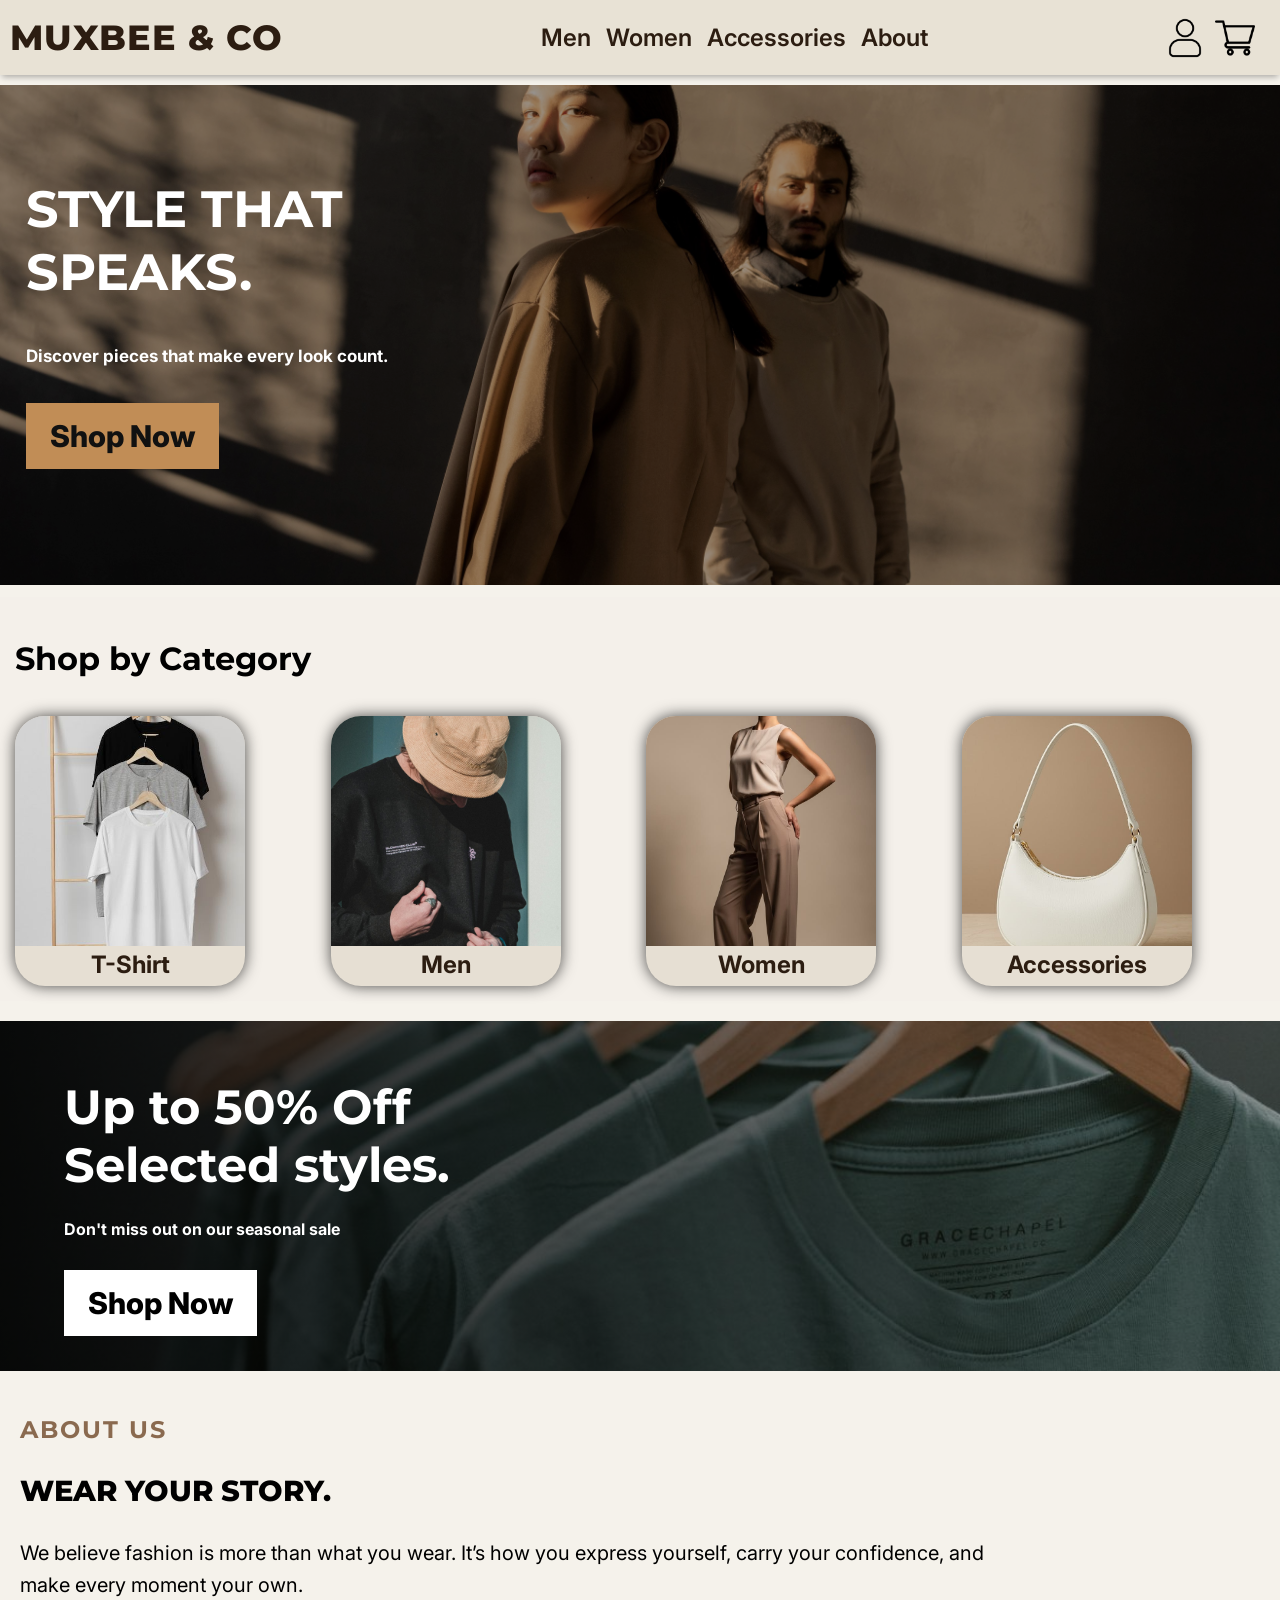
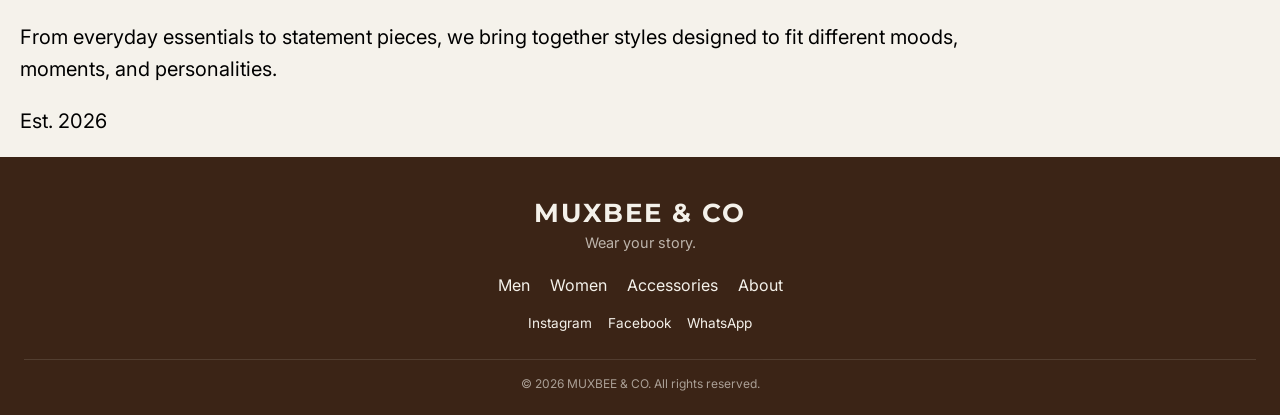
<file: index.html>
<!DOCTYPE html>
<html lang="en">
  <head>
    <meta charset="UTF-8">
    <meta name="viewport" content="width=device-width, initial-scale=1.0">
    
    <!-- Inter -->
    <link rel="preconnect" href="https://fonts.googleapis.com">
    <link rel="preconnect" href="https://fonts.gstatic.com" crossorigin>
    <link href="https://fonts.googleapis.com/css2?family=Inter:wght@100..900&display=swap" rel="stylesheet">
    
    <!-- Montserrat -->
    <link href="https://fonts.googleapis.com/css2?family=Montserrat:wght@400;500;600;700;800;900&display=swap" rel="stylesheet">
    
    <title>Muxbee</title>
    
    <link rel="stylesheet" href="style.css">
  </head>
  <body>
    <header>
      <div><a href="index.html" class="logo">MUXBEE & CO</a></div>
      <div>
        <nav id="nav">
          <ul>
            <li><a href="men.html">Men</a></li>
            <li><a href="women.html">Women</a></li>
            <li><a href="accessories.html">Accessories</a></li>
            <li><a href="about">About</a></li>
            <li><a href="cart.html">Cart <span class="cart-badge" id="menu-badge">0</span></a></li>
          </ul>
        </nav>
      </div>
      <div>
        <img src="15753894.png" alt="profile">
        <img src="1170678.png" alt="add-to-cart">
      </div>
      <button class="hamburger" onclick="menu()">☰</button>
    </header>
    <main>
      <section class="hero">
        <div>
          <h1>STYLE THAT <br> SPEAKS.</h1>
          <p>Discover pieces that make every look count.</p>
          <a href="men.html" class="cta">Shop Now</a>
        </div>
      </section>
      
      <section class="shop-by-category">
        <h2>Shop by Category</h2>
        <div class="card">
          <img src="image/t-shi.jpeg">
          <a href="men.html">T-Shirt</a>
        </div>
        
        <div class="card">
          <img src="image/men.jpeg">
          <a href="men.html">Men</a>
        </div>
        
        <div class="card">
          <img src="image/women.jpg">
          <a href="women.html">Women</a>
        </div>
        
        <div class="card">
          <img src="image/accessories.jpg">
          <a href="accessories.html">Accessories</a>
        </div>
      </section>
      <section class="discount-hero">
        <div>
          <h2>Up to 50% Off <br> Selected styles.</h2> 
          <p>Don't miss out on our seasonal sale</p>
          <a href="men.html" class="dis">Shop Now</a>
        </div>
      </section>
      <section id="about" class="about-us">
        <h3>ABOUT US</h3>
        <h3>WEAR YOUR STORY.</h3>
        <p>We believe fashion is more than what you wear. It’s how you express yourself, carry your confidence, and make every moment your own.</p>
        <p>From everyday essentials to statement pieces, we bring together styles designed to fit different moods, moments, and personalities.</p>
        <p>Est. 2026</p>
      </section>
    </main>
    <footer class="footer">
      <h2 class="footer-logo">MUXBEE & CO</h2>
      <p class="footer-tagline">Wear your story.</p>
      
      <ul class="footer-links">
        <li><a href="Men.html">Men</a></li>
        <li><a href="women.html">Women</a></li>
        <li><a href="accessories.html">Accessories</a></li>
        <li><a href="#about">About</a></li>
      </ul>
      
      <div class="footer-social">
        <a href="#">Instagram</a>
        <a href="#">Facebook</a>
        <a href="#">WhatsApp</a>
      </div>
      
      <p class="footer-copy">© 2026 MUXBEE & CO. All rights reserved.</p>
    </footer>
    <script src="scripts/menu.js"></script>
    <script type="module" src="scripts/style.js"></script>
  </body>
</html>
</file>
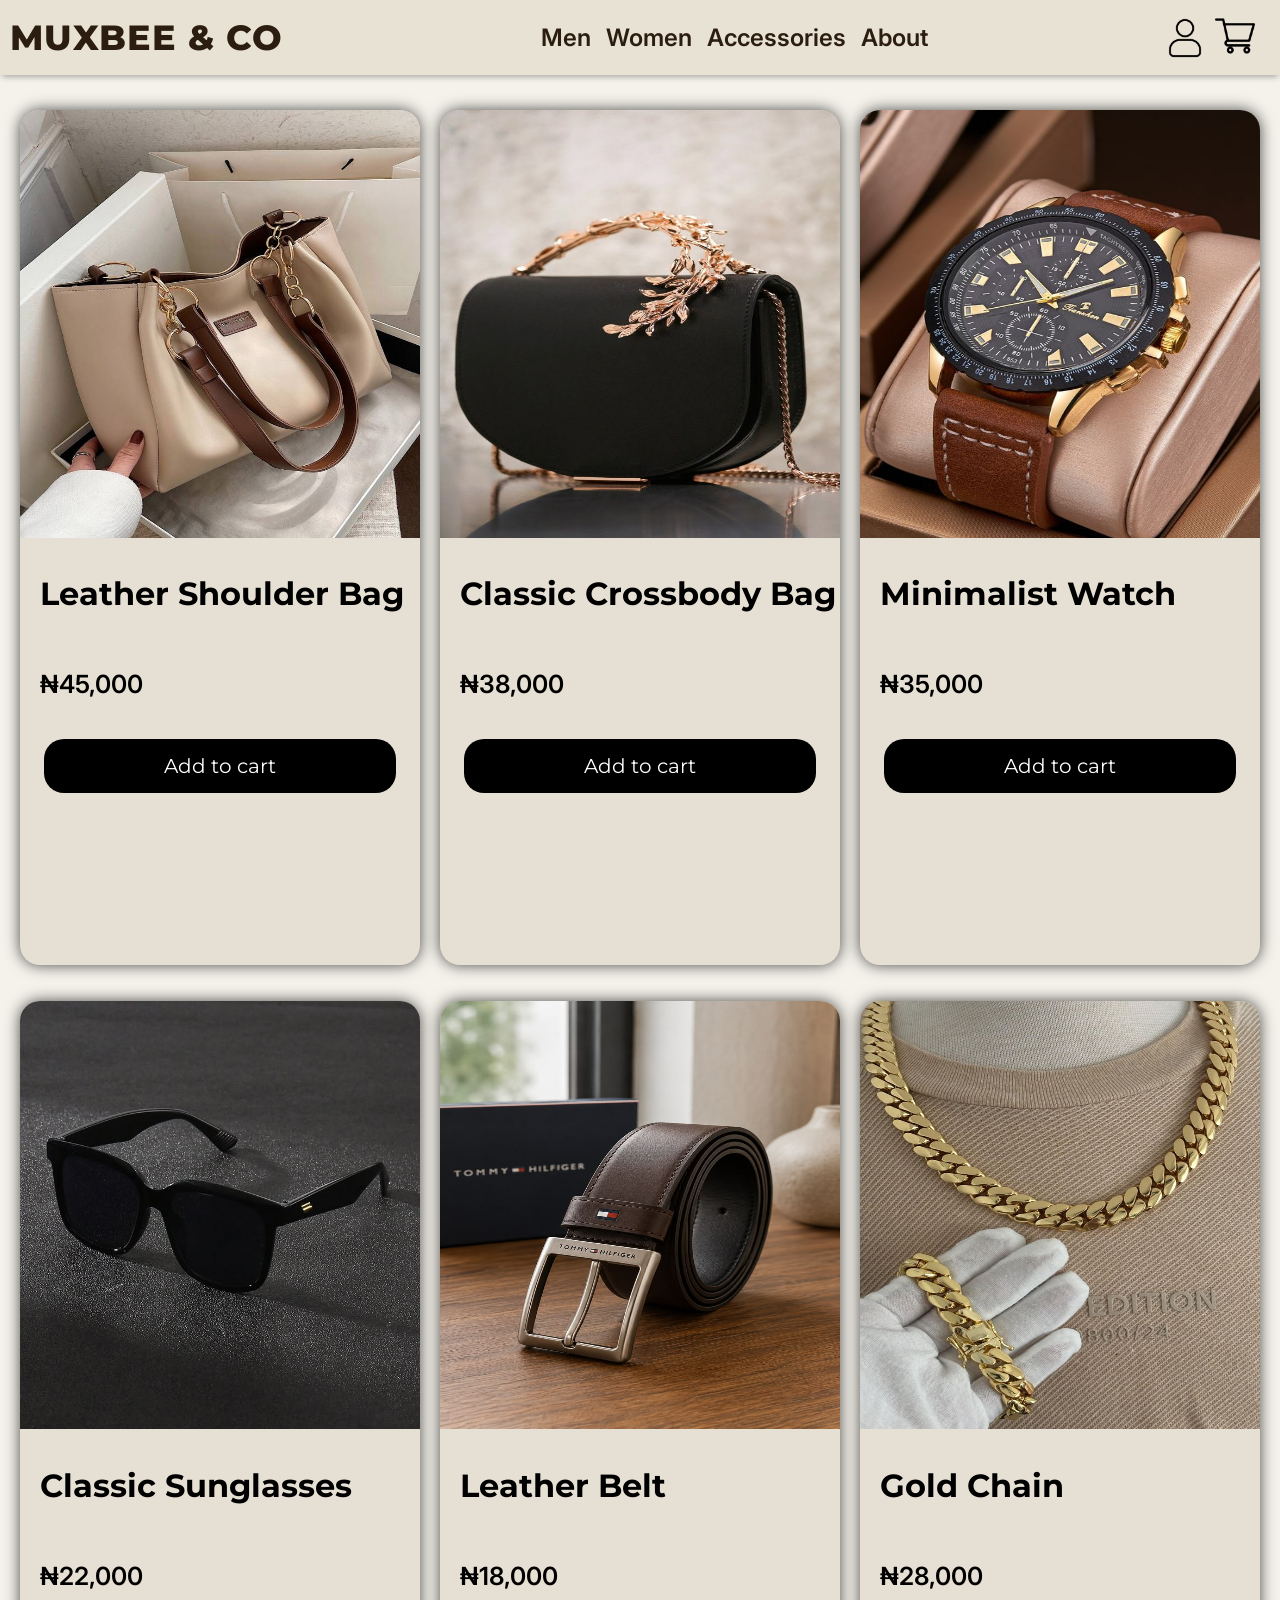
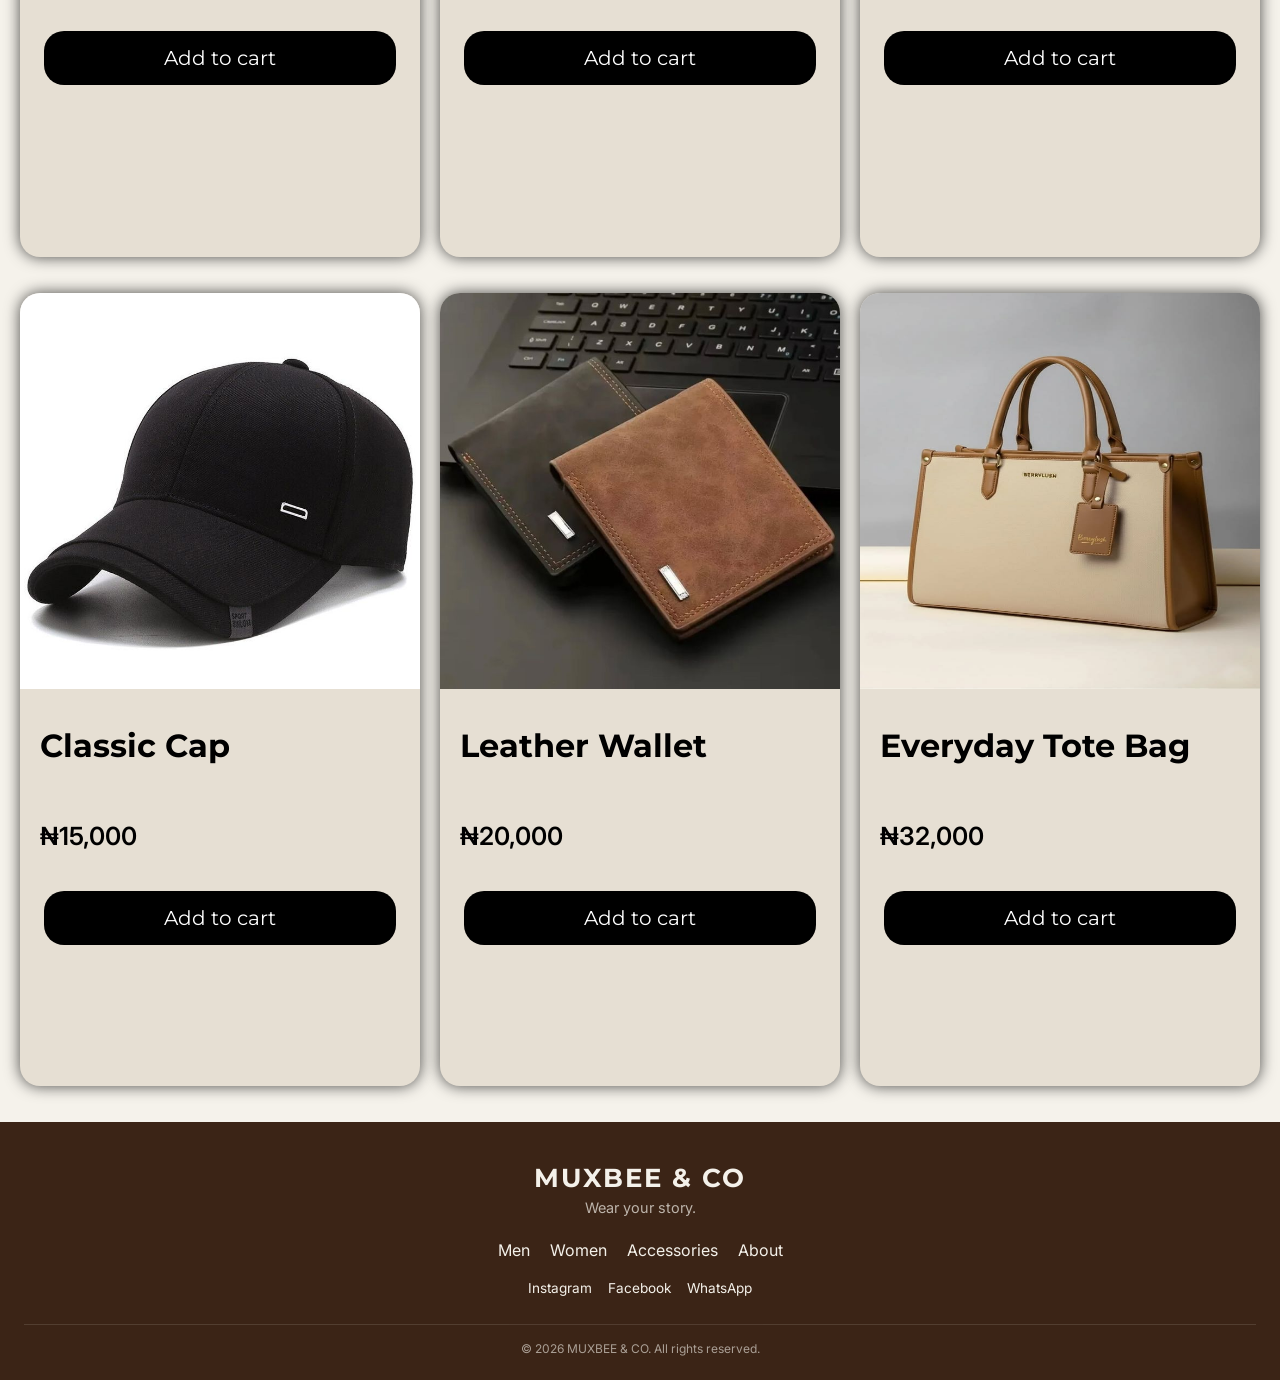
<file: accessories.html>
<!DOCTYPE html>
<html lang="en">
  <head>
    <meta charset="UTF-8">

    <meta name="viewport" content="width=device-width, initial-scale=1.0">
    <!-- Inter -->
    <link rel="preconnect" href="https://fonts.googleapis.com">
    <link rel="preconnect" href="https://fonts.gstatic.com" crossorigin>
    <link href="https://fonts.googleapis.com/css2?family=Inter:wght@100..900&display=swap" rel="stylesheet">
  
    <!-- Montserrat -->
    <link href="https://fonts.googleapis.com/css2?family=Montserrat:wght@400;500;600;700;800;900&display=swap" rel="stylesheet">
  
    <title>Muxbee</title>
  
    <link rel="stylesheet" href="style.css">
  </head>
  <body>
    <header>
      <div><a href="index.html" class="logo">MUXBEE & CO</a></div>
      <div>
        <nav id="nav">
          <ul>
            <li><a href="Men.html">Men</a></li>
            <li><a href="women.html">Women</a></li>
            <li><a href="accessories.html">Accessories</a></li>
            <li><a href="index.html#about">About</a></li>
            <li><a href="cart.html">Cart <span class="cart-badge" id="menu-badge">0</span></a></li>
          </ul>
        </nav>
     </div>
      <div>
        <img src="15753894.png" alt="profile">
        <a href="cart.html"><img src="1170678.png" alt="add-to-cart"></a>
      </div>
      <button class="hamburger" onclick="menu()">☰</button>
    </header>
    <main class="accessories">
    <!-- product goes in here -->
    </main>

    <footer class="footer">
  <h2 class="footer-logo">MUXBEE & CO</h2>
  <p class="footer-tagline">Wear your story.</p>

  <ul class="footer-links">
    <li><a href="men.html">Men</a></li>
    <li><a href="women.html">Women</a></li>
    <li><a href="accessories.html">Accessories</a></li>
    <li><a href="index.html#about">About</a></li>
  </ul>

  <div class="footer-social">
    <a href="#">Instagram</a>
    <a href="#">Facebook</a>
    <a href="#">WhatsApp</a>
  </div>

  <p class="footer-copy">© 2026 MUXBEE & CO. All rights reserved.</p>
    </footer>
    <script src="scripts/menu.js"></script>
    <script type="module" src="scripts/accessories.js"></script>
    <script type="module" src="scripts/style.js"></script>
  </body>
</html>
</file>
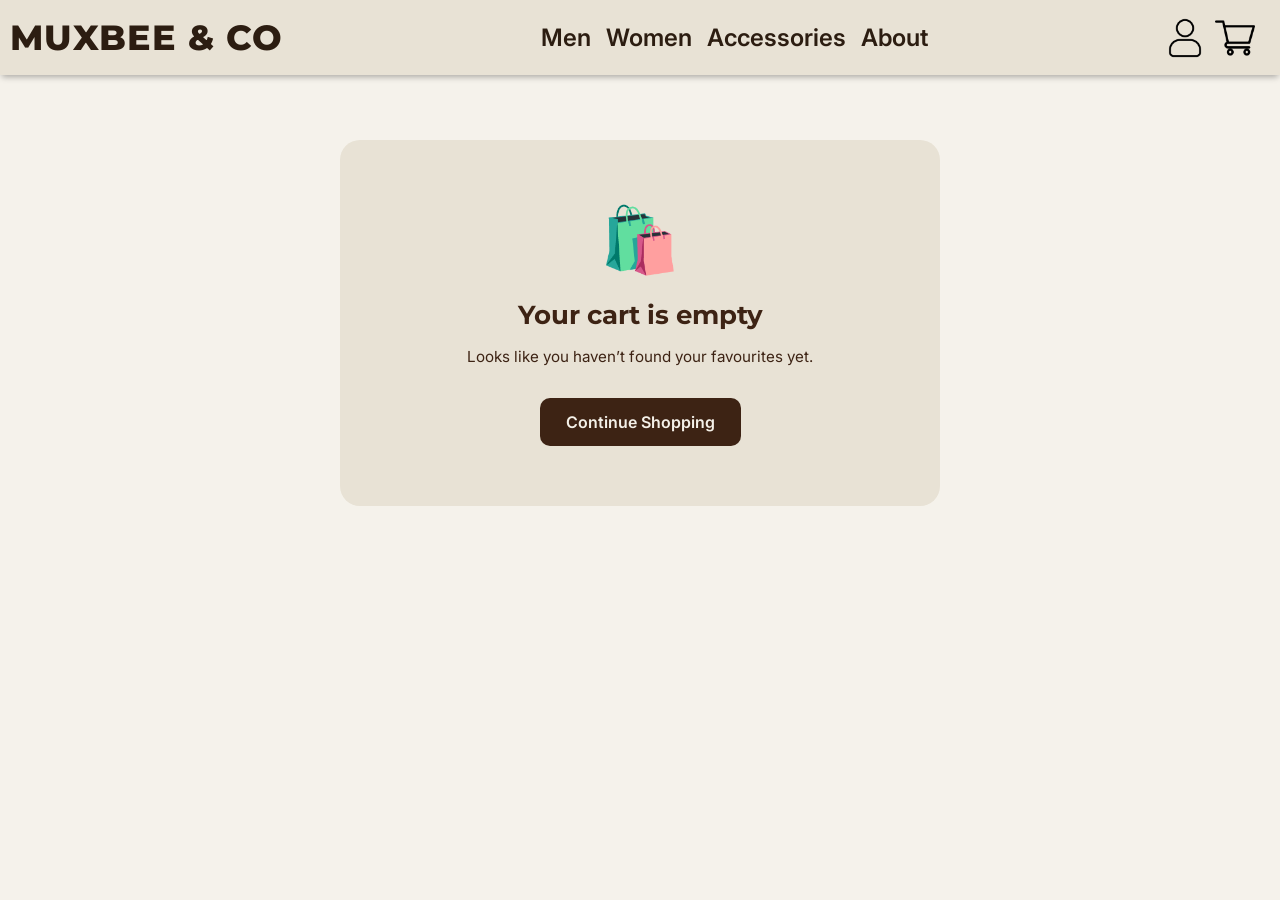
<file: cart.html>
<!DOCTYPE html>
<html lang="en">
  <head>
    <meta charset="UTF-8">
    <meta name="viewport" content="width=device-width, initial-scale=1.0">
  
    <!-- Inter -->
    <link rel="preconnect" href="https://fonts.googleapis.com">
    <link rel="preconnect" href="https://fonts.gstatic.com" crossorigin>
    <link href="https://fonts.googleapis.com/css2?family=Inter:wght@100..900&display=swap" rel="stylesheet">
  
    <!-- Montserrat -->
    <link href="https://fonts.googleapis.com/css2?family=Montserrat:wght@400;500;600;700;800;900&display=swap" rel="stylesheet">
  
    <title>Muxbee</title>
  
    <link rel="stylesheet" href="style.css">
  </head>
  <body class="cart-page">
    <header class="cart-hd">
      <div><a href="index.html" class="logo">MUXBEE & CO</a></div>
      <div>
        <nav id="nav">
          <ul>
            <li><a href="men.html">Men</a></li>
            <li><a href="women.html">Women</a></li>
            <li><a href="accessories.html">Accessories</a></li>
            <li><a href="index.html#about">About</a></li>
            <li><a href="cart.html">Cart <span class="cart-badge" id="menu-badge">0</span></a></li>
          </ul>
        </nav>
     </div>
      <div>
        <img src="15753894.png" alt="profile">
        <img src="1170678.png" alt="add-to-cart">
      </div>
      <button class="hamburger" onclick="menu()">☰</button>
    </header>
    <main class="cart">
    <!-- product goes in here --> 
    </main>

    <section class="cart-summary">
      <h2>Order Summary</h2>
    
      <div class="summary-row">
        <span>Items</span>
        <span class="summary-quantity">0</span>
      </div>
    
      <div class="summary-row">
        <span>Subtotal</span>
        <span class="summary-subtotal">₦0</span>
      </div>
    
      <div class="summary-row summary-total">
        <span>Total</span>
        <span class="summary-total-price">₦0</span>
      </div>
    
      <button class="place-order-btn">Place Order</button>
    
      <p class="order-message"></p>
    </section>

    <footer class="footer">
  <h2 class="footer-logo">MUXBEE & CO</h2>
  <p class="footer-tagline">Wear your story.</p>

  <ul class="footer-links">
    <li><a href="Men.html">Men</a></li>
    <li><a href="Women.html">Women</a></li>
    <li><a href="accessories.html">Accessories</a></li>
    <li><a href="index.html#about">About</a></li>
  </ul>

  <div class="footer-social">
    <a href="#">Instagram</a>
    <a href="#">Facebook</a>
    <a href="#">WhatsApp</a>
  </div>

  <p class="footer-copy">© 2026 MUXBEE & CO. All rights reserved.</p>
    </footer>

    <script src="scripts/menu.js"></script>
    <script type="module" src="data/cart.js"></script>
    <script type="module" src="scripts/style.js"></script>
  </body>
</html>
</file>
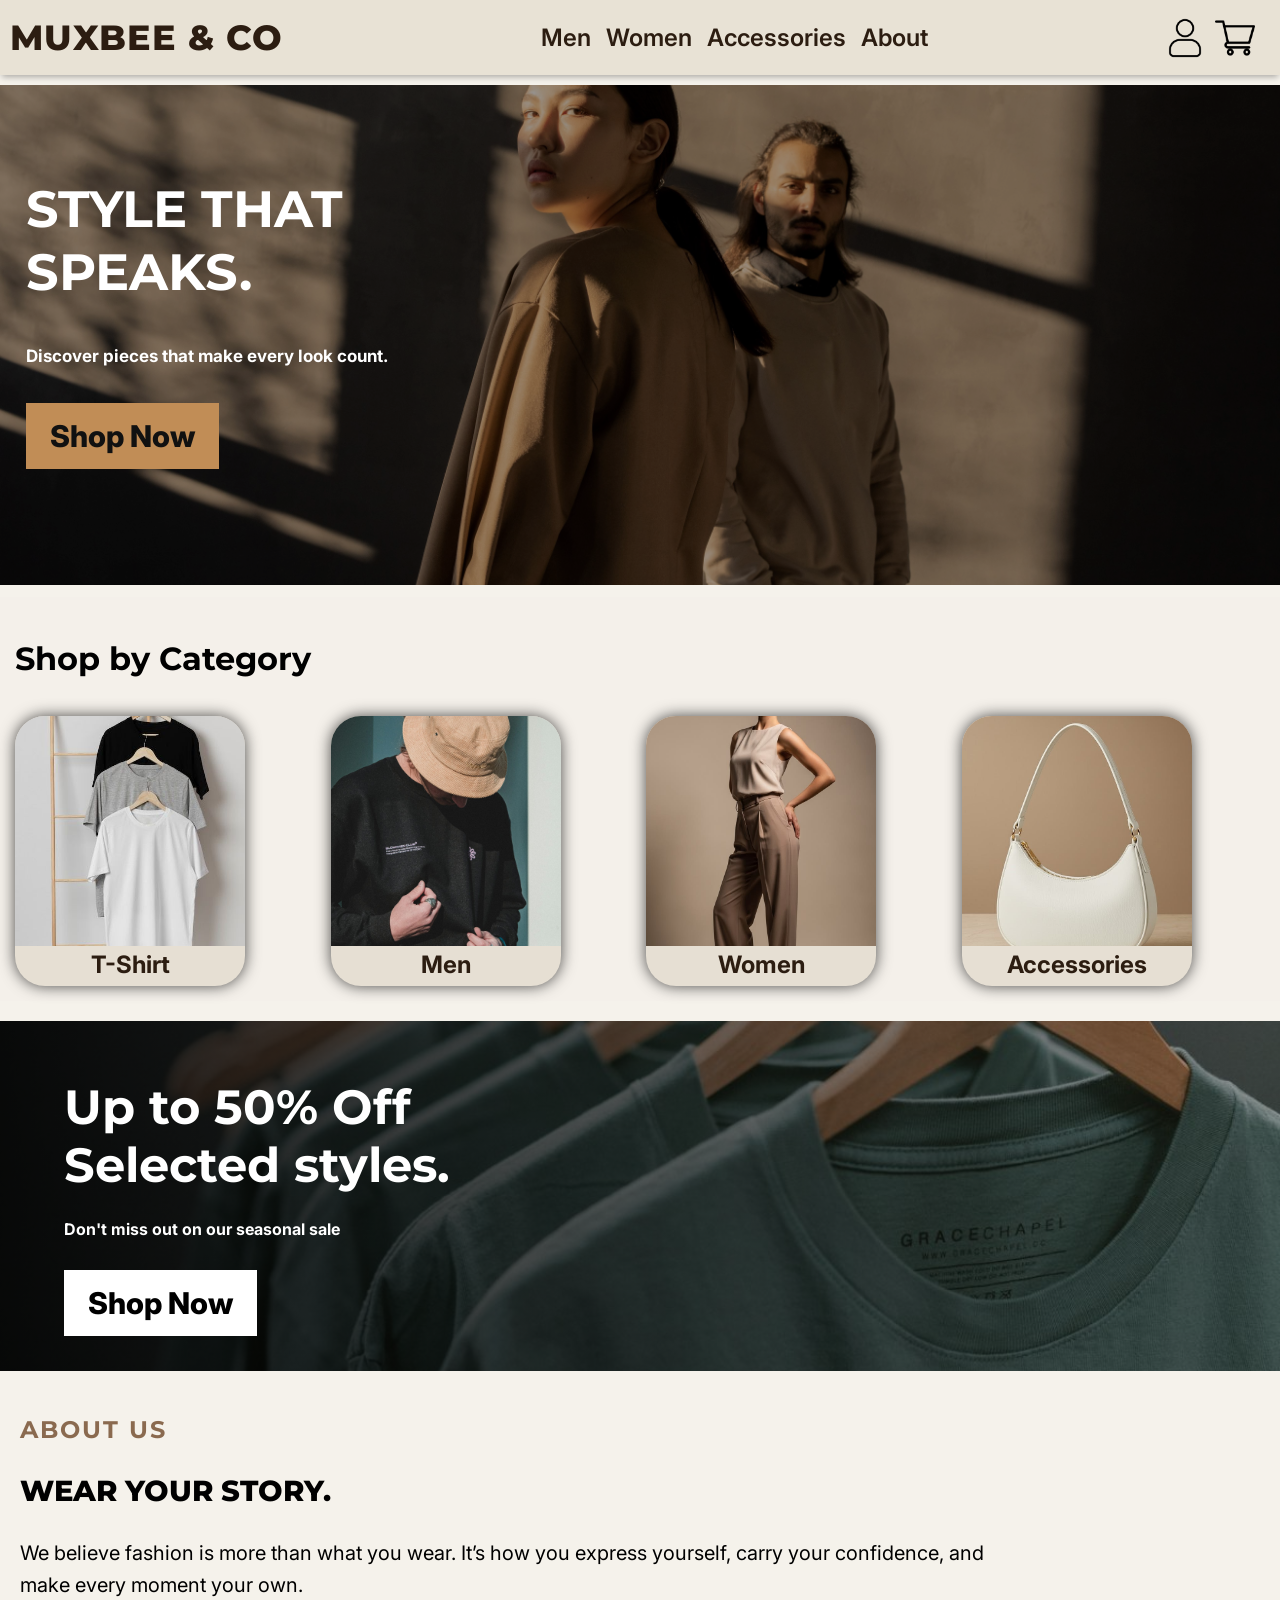
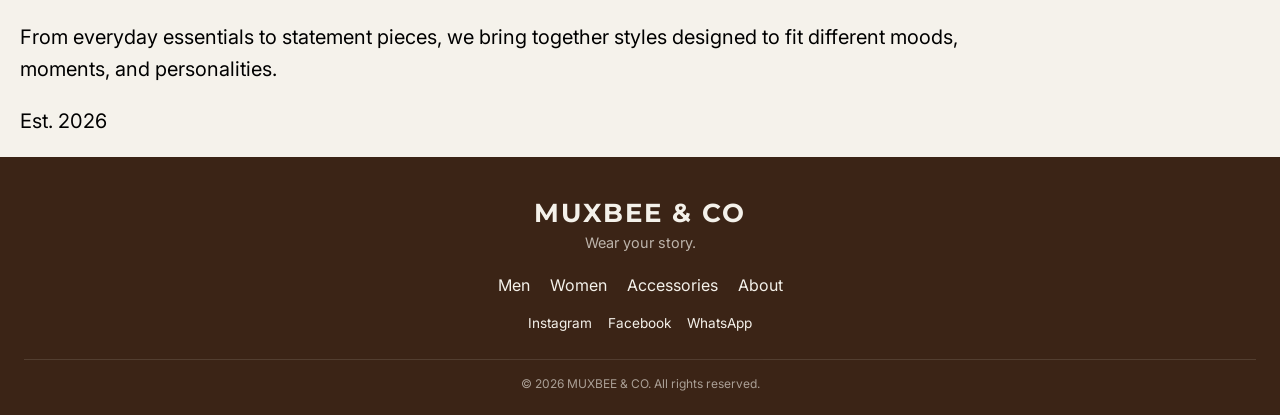
<file: home.html>
<!DOCTYPE html>
<html lang="en">
  <head>
    <meta charset="UTF-8">
    <meta name="viewport" content="width=device-width, initial-scale=1.0">
    
    <!-- Inter -->
    <link rel="preconnect" href="https://fonts.googleapis.com">
    <link rel="preconnect" href="https://fonts.gstatic.com" crossorigin>
    <link href="https://fonts.googleapis.com/css2?family=Inter:wght@100..900&display=swap" rel="stylesheet">
    
    <!-- Montserrat -->
    <link href="https://fonts.googleapis.com/css2?family=Montserrat:wght@400;500;600;700;800;900&display=swap" rel="stylesheet">
    
    <title>Muxbee</title>
    
    <link rel="stylesheet" href="style.css">
  </head>
  <body>
    <header>
      <div><a href="home.html" class="logo">MUXBEE & CO</a></div>
      <div>
        <nav id="nav">
          <ul>
            <li><a href="Men.html">Men</a></li>
            <li><a href="#">Women</a></li>
            <li><a href="#">Accessories</a></li>
            <li><a href="#about">About</a></li>
            <li><a href="cart.html">Cart <span class="cart-badge" id="menu-badge">0</span></a></li>
          </ul>
        </nav>
      </div>
      <div>
        <img src="15753894.png" alt="profile">
        <img src="1170678.png" alt="add-to-cart">
      </div>
      <button class="hamburger" onclick="menu()">☰</button>
    </header>
    <main>
      <section class="hero">
        <div>
          <h1>STYLE THAT <br> SPEAKS.</h1>
          <p>Discover pieces that make every look count.</p>
          <a href="#" class="cta">Shop Now</a>
        </div>
      </section>
      
      <section class="shop-by-category">
        <h2>Shop by Category</h2>
        <div class="card">
          <img src="image/t-shi.jpeg">
          <a href="men.html">T-Shirt</a>
        </div>
        
        <div class="card">
          <img src="image/men.jpeg">
          <a href="men.html">Men</a>
        </div>
        
        <div class="card">
          <img src="image/women.jpg">
          <a href="women.html">Women</a>
        </div>
        
        <div class="card">
          <img src="image/accessories.jpg">
          <a href="accessories.html">Accessories</a>
        </div>
      </section>
      <section class="discount-hero">
        <div>
          <h2>Up to 50% Off <br> Selected styles.</h2> 
          <p>Don't miss out on our seasonal sale</p>
          <a href="men.html" class="dis">Shop Now</a>
        </div>
      </section>
      <section id="about" class="about-us">
        <h3>ABOUT US</h3>
        <h3>WEAR YOUR STORY.</h3>
        <p>We believe fashion is more than what you wear. It’s how you express yourself, carry your confidence, and make every moment your own.</p>
        <p>From everyday essentials to statement pieces, we bring together styles designed to fit different moods, moments, and personalities.</p>
        <p>Est. 2026</p>
      </section>
    </main>
    <footer class="footer">
      <h2 class="footer-logo">MUXBEE & CO</h2>
      <p class="footer-tagline">Wear your story.</p>
      
      <ul class="footer-links">
        <li><a href="Men.html">Men</a></li>
        <li><a href="#">Women</a></li>
        <li><a href="#">Accessories</a></li>
        <li><a href="#about">About</a></li>
      </ul>
      
      <div class="footer-social">
        <a href="#">Instagram</a>
        <a href="#">Facebook</a>
        <a href="#">WhatsApp</a>
      </div>
      
      <p class="footer-copy">© 2026 MUXBEE & CO. All rights reserved.</p>
    </footer>
    <script src="scripts/menu.js"></script>
    <script type="module" src="scripts/style.js"></script>
  </body>
</html>
</file>
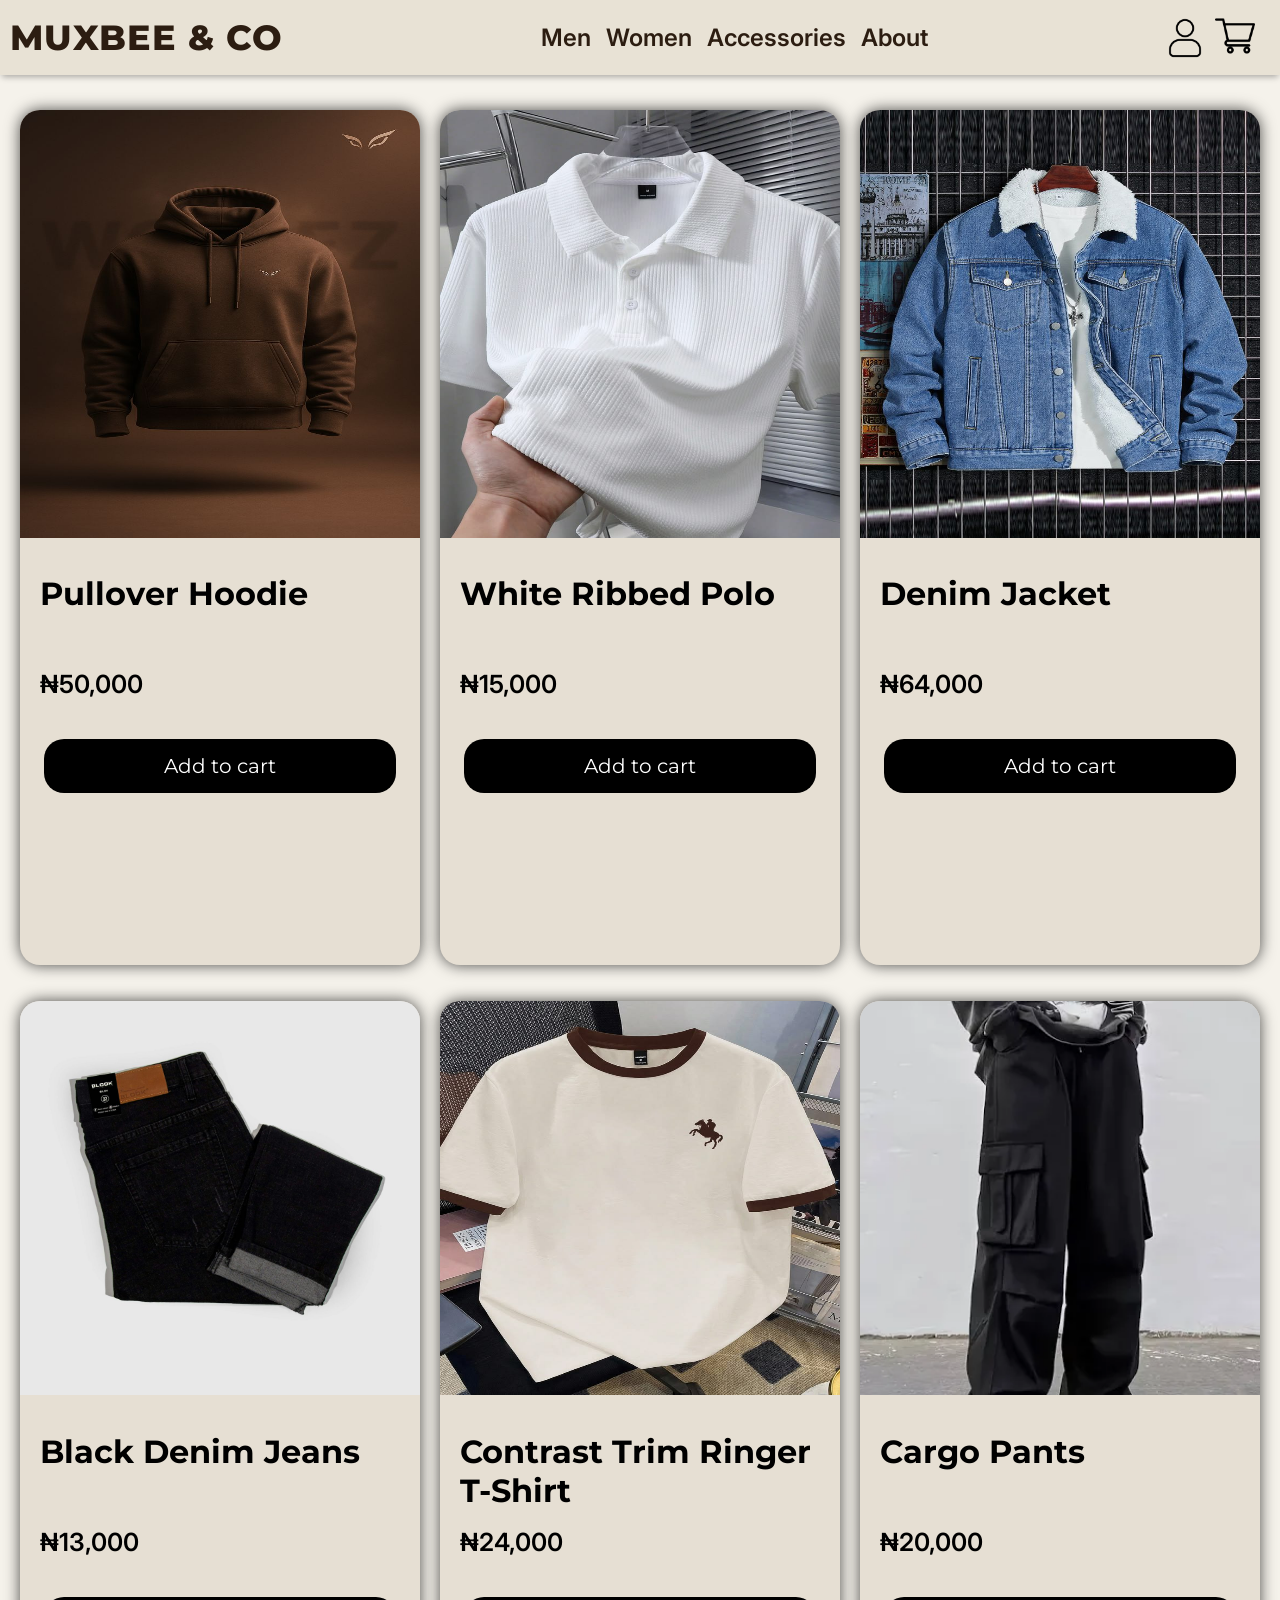
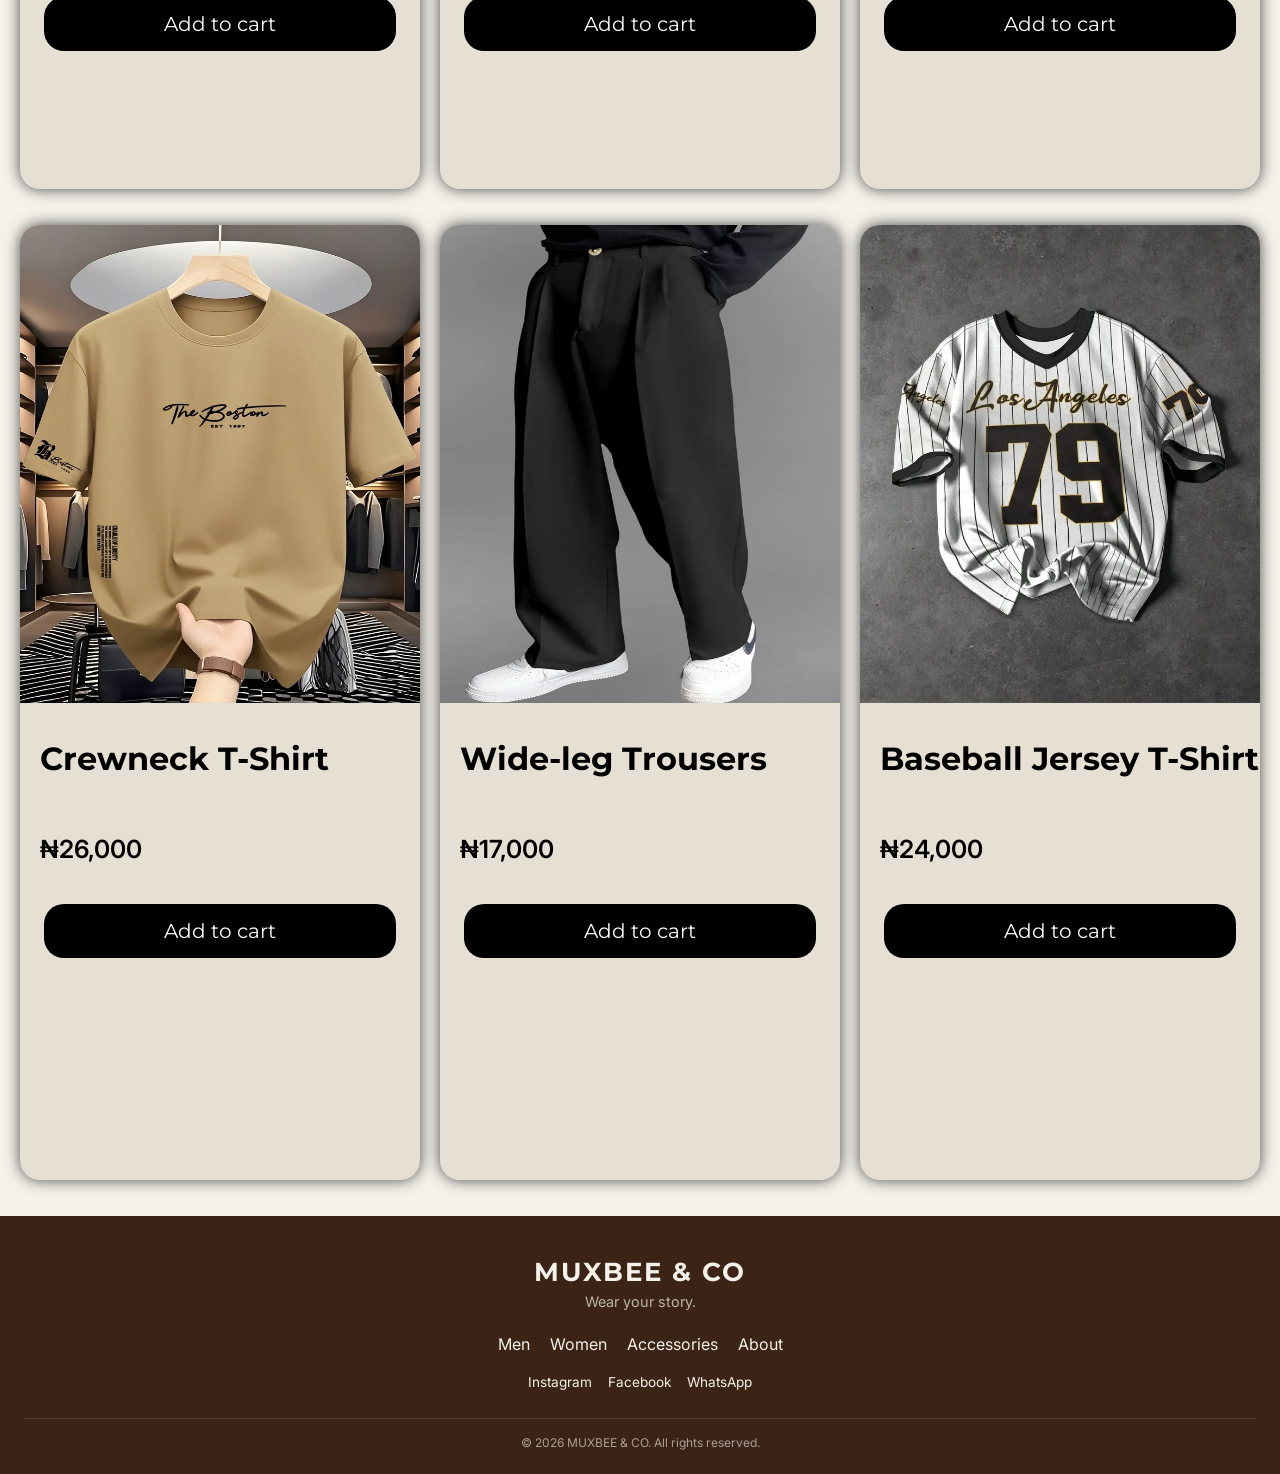
<file: Men.html>
<!DOCTYPE html>
<html lang="en">
  <head>
    <meta charset="UTF-8">
    <meta name="viewport" content="width=device-width, initial-scale=1.0">
  
    <!-- Inter -->
    <link rel="preconnect" href="https://fonts.googleapis.com">
    <link rel="preconnect" href="https://fonts.gstatic.com" crossorigin>
    <link href="https://fonts.googleapis.com/css2?family=Inter:wght@100..900&display=swap" rel="stylesheet">
  
    <!-- Montserrat -->
    <link href="https://fonts.googleapis.com/css2?family=Montserrat:wght@400;500;600;700;800;900&display=swap" rel="stylesheet">
  
    <title>Muxbee</title>
  
    <link rel="stylesheet" href="style.css">
  </head>
  <body>
    <header>
      <div><a href="index.html" class="logo">MUXBEE & CO</a></div>
      <div>
        <nav id="nav">
          <ul>
            <li><a href="men.html">Men</a></li>
            <li><a href="women.html">Women</a></li>
            <li><a href="accessories.html">Accessories</a></li>
            <li><a href="index.html#about">About</a></li>
            <li><a href="cart.html">Cart <span class="cart-badge" id="menu-badge">0</span></a></li>
          </ul>
        </nav>
     </div>
      <div>
        <img src="15753894.png" alt="profile">
        <a href="cart.html"><img src="1170678.png" alt="add-to-cart"></a>
      </div>
      <button class="hamburger" onclick="menu()">☰</button>
    </header>
    <main class="men">
    <!-- product goes in here -->
    </main>

    <footer class="footer">
  <h2 class="footer-logo">MUXBEE & CO</h2>
  <p class="footer-tagline">Wear your story.</p>

  <ul class="footer-links">
    <li><a href="men.html">Men</a></li>
    <li><a href="women.html">Women</a></li>
    <li><a href="accessories.html">Accessories</a></li>
    <li><a href="index.html#about">About</a></li>
  </ul>

  <div class="footer-social">
    <a href="#">Instagram</a>
    <a href="#">Facebook</a>
    <a href="#">WhatsApp</a>
  </div>

  <p class="footer-copy">© 2026 MUXBEE & CO. All rights reserved.</p>
    </footer>
    <script src="scripts/menu.js"></script>
    <script type="module" src="scripts/Men.js"></script>
    <script type="module" src="scripts/style.js"></script>
  </body>
</html>
</file>
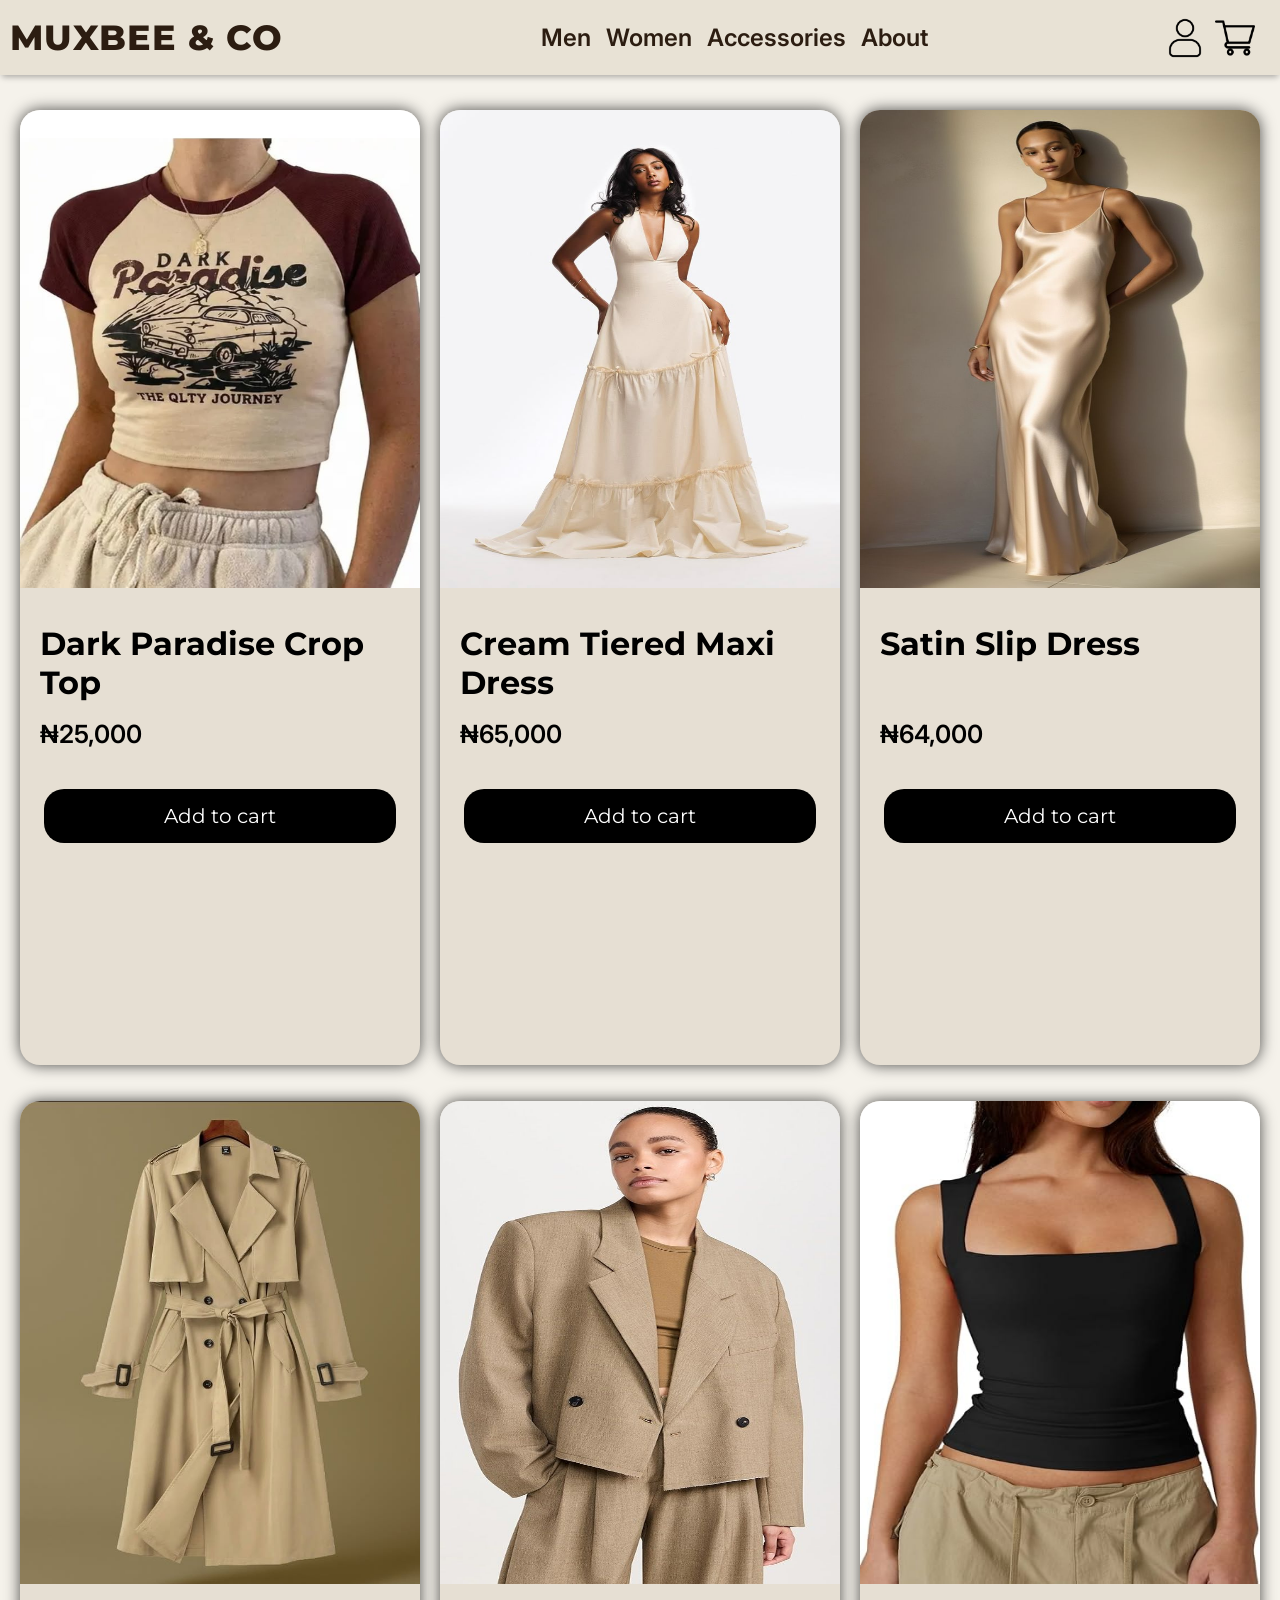
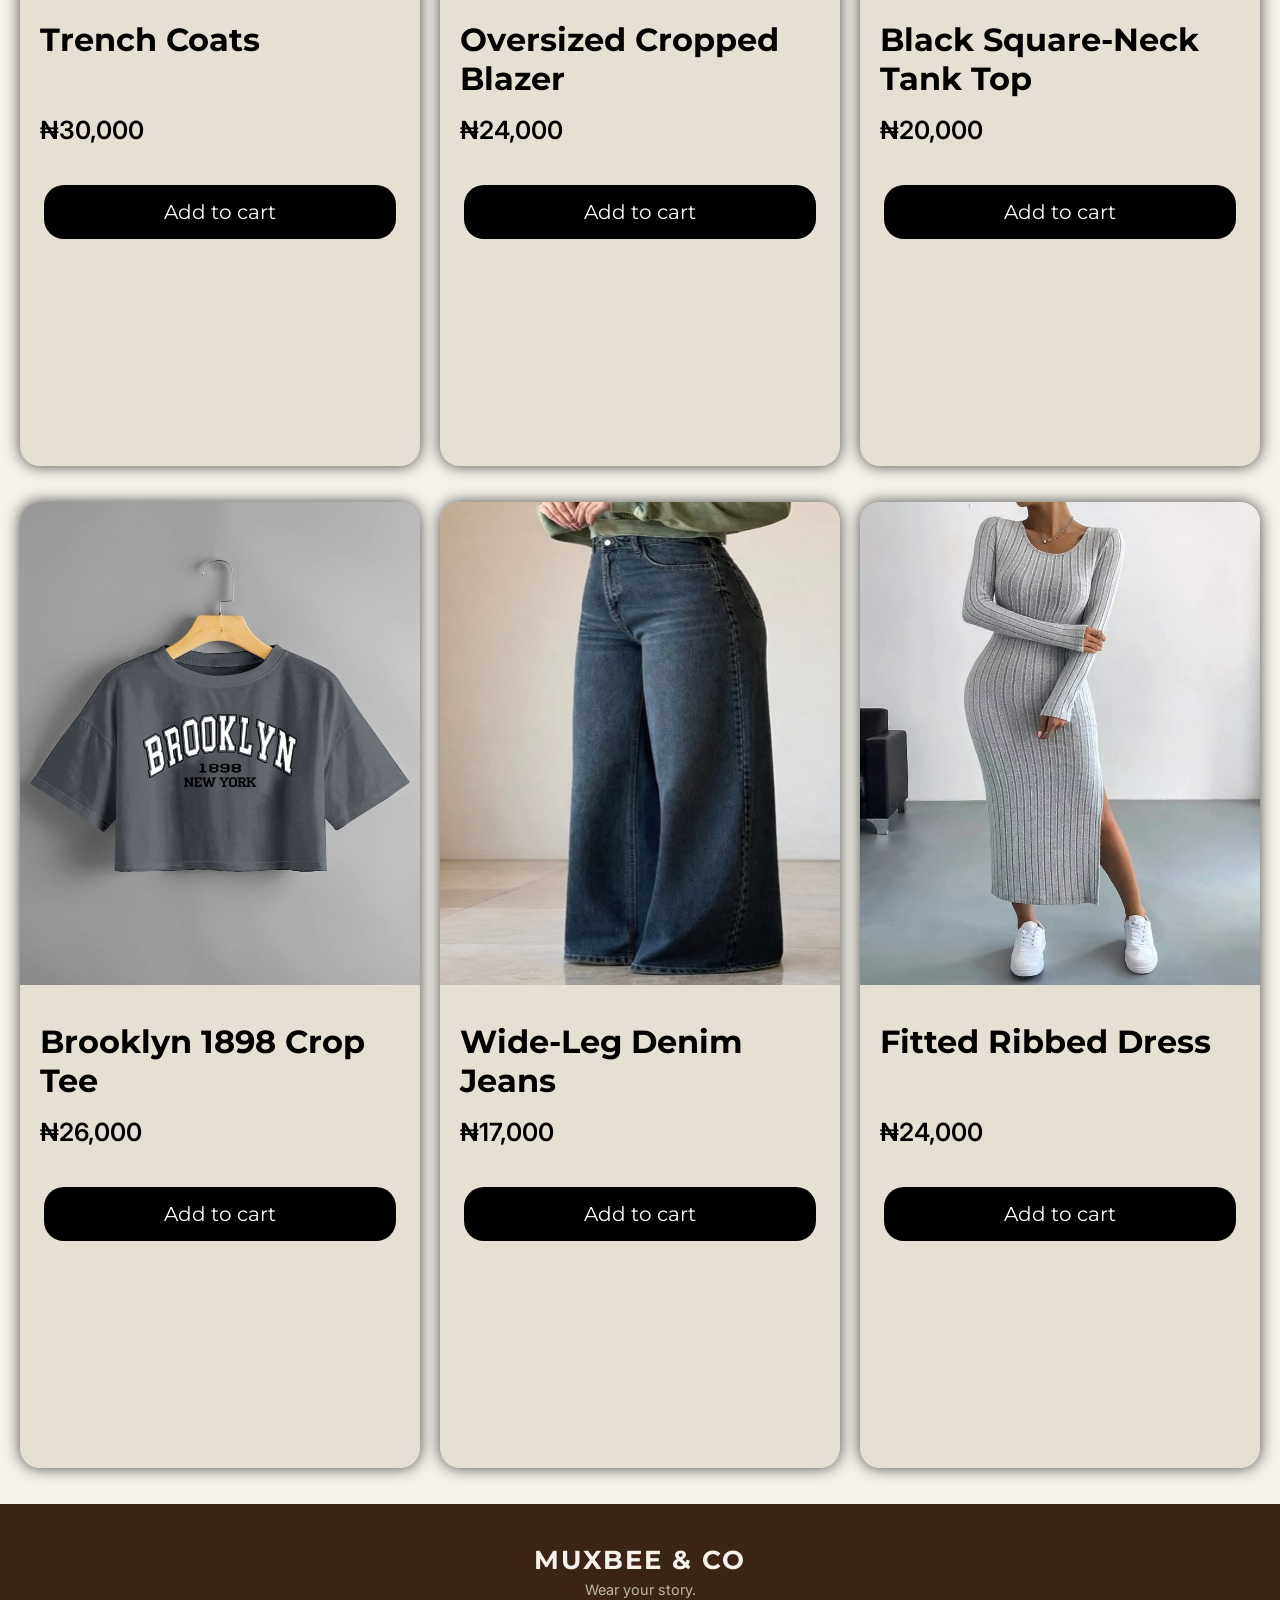
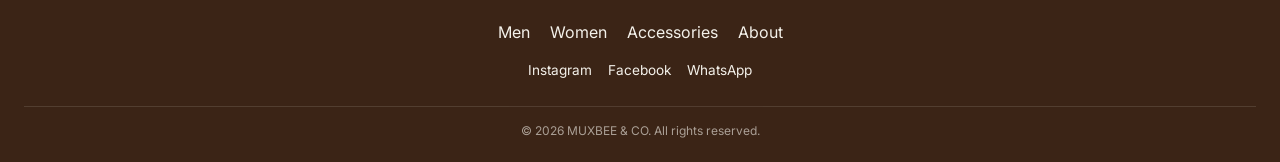
<file: Women.html>
<!DOCTYPE html>
<html lang="en">
  <head>
    <meta charset="UTF-8">
    <meta name="viewport" content="width=device-width, initial-scale=1.0">
  
    <!-- Inter -->
    <link rel="preconnect" href="https://fonts.googleapis.com">
    <link rel="preconnect" href="https://fonts.gstatic.com" crossorigin>
    <link href="https://fonts.googleapis.com/css2?family=Inter:wght@100..900&display=swap" rel="stylesheet">
  
    <!-- Montserrat -->
    <link href="https://fonts.googleapis.com/css2?family=Montserrat:wght@400;500;600;700;800;900&display=swap" rel="stylesheet">
  
    <title>Muxbee</title>
  
    <link rel="stylesheet" href="style.css">
  </head>
  <body>
    <header>
      <div><a href="index.html" class="logo">MUXBEE & CO</a></div>
      <div>
        <nav id="nav">
          <ul>
            <li><a href="men.html">Men</a></li>
            <li><a href="women.html">Women</a></li>
            <li><a href="accessories.html">Accessories</a></li>
            <li><a href="index.html#about">About</a></li>
            <li><a href="cart.html">Cart <span class="cart-badge" id="menu-badge">0</span></a></li>
          </ul>
        </nav>
     </div>
      <div>
        <img src="15753894.png" alt="profile">
        <img src="1170678.png" alt="add-to-cart">
      </div>
      <button class="hamburger" onclick="menu()">☰</button>
    </header>
    <main class="women">
    <!-- product goes in here -->
    </main>
<footer class="footer">
  <h2 class="footer-logo">MUXBEE & CO</h2>
  <p class="footer-tagline">Wear your story.</p>

  <ul class="footer-links">
    <li><a href="men.html">Men</a></li>
    <li><a href="women.html">Women</a></li>
    <li><a href="accessories.html">Accessories</a></li>
    <li><a href="index.html#about">About</a></li>
  </ul>

  <div class="footer-social">
    <a href="#">Instagram</a>
    <a href="#">Facebook</a>
    <a href="#">WhatsApp</a>
  </div>

  <p class="footer-copy">© 2026 MUXBEE & CO. All rights reserved.</p>
    </footer>
    <script src="scripts/menu.js"></script>
    <script type="module" src="scripts/Women.js"></script>  
    <script type="module" src="scripts/style.js"></script>
  </body>
</html>
</file>
<file: style.css>
:root {
  /* Brand Primary & Accents */
  --color-primary: #111111;         /* Deep Black for primary text, buttons, header bar */
  --color-accent-gold: #c59b27;     /* Warm Amber/Gold accent for stars & highlights */

  /* Neutral Backgrounds */
  --color-bg-main: #f5f2eb;         /* Soft Cream page background */
  --color-bg-card: #e8e2d5;         /* Slightly darker cream for cards & category banners */
  --color-bg-white: #ffffff;        /* Pure White for inputs & clear panels */

  /* Earth Tones (Product / Swatch Palette) */
  --color-earth-tan: #d8c2aa;       /* Beige / Tan */
  --color-earth-camel: #a37b51;     /* Warm Camel / Cognac */
  --color-earth-brown: #6e472a;     /* Deep Chestnut Brown */
  --color-earth-slate: #5f6368;     /* Slate / Muted Gray */

  /* Text & Borders */
  --color-text-main: #111111;       /* Main Body / Heading Text */
  --color-text-muted: #666666;      /* Subtitles, breadcrumbs, unselected stars */
  --color-border: #d0c8b8;          /* Subtle border lines & filters */

  /* Interactive States */
  --color-button-hover: #2d2d2d;    /* Dark gray hover state for primary buttons */
  --color-focus-ring: #a37b51;       /* Focus ring state for accessible controls */
}

html {
  scroll-behavior: smooth;
}

*{
  box-sizing: border-box;
}

body {
  font-family: 'Inter', sans-serif;
  margin: 0;
  padding: 0;
  min-height: 100vh;
  background: #f5f2eb;
}

h1, h2, h3, .logo, button {
  font-family: 'Montserrat', sans-serif;
}

header{
  display: flex;
  gap: 10px;
  align-items: center;
  background-color: #e8e2d5;
  justify-content: space-between;
  width: 100%;
  height: 75px;
  box-shadow: 0 4px 6px -2px rgba(0, 0, 0, 0.3);
  overflow: hidden;
  padding-left: 10px;
  position: fixed;
  z-index: 100;
  top: 0px;
}


.logo {
  font-family: 'Montserrat', sans-serif;
  font-weight: 800;
  text-decoration: none;
  color: #2C1D11;
  font-size: 2.2rem;
  font-stretch: 125%;
  letter-spacing: 1px;
}


nav ul{
  list-style: none;
  text-decoration: none;
  display: flex;
  gap: 15px;
  padding-right: 20px;
}

nav a{
  text-decoration: none;
  color: #2C1D11;
  font-size: 1.5rem;
  font-weight: 600;
}


header div:nth-child(3){
  display: flex;
  flex-shrink: shrink;
  gap: 10px;
  justify-content: flex-end;
  padding-right: 25px;
  height: 75%;
  align-items: center;
}

header div:nth-child(3) img{
  height: 40px;   
}

header div:nth-child(3) p{
  font-weight: 700;
  transform: translate(-9px);
  font-size: 25px;
  color:#2C1D11;;
}

.hamburger {
  display: none;
  background: transparent;
  border: none;
  color: hwb(3 9% 82%);
  font-size: 1.5rem;
  margin-right: 10px;
  font-weight: 800;
}

nav li:nth-child(5) {
  display: none;
}


@media (max-width: 800px) {
  header {
    overflow: visible;
  }

  nav {
  position: fixed;
  top: 75px;
  right: -250px;
  width: 250px;
  height: calc(100vh - 75px);
  background-color: var(--color-earth-camel);
  z-index: 1000;
  transition: right 0.3s ease;
  box-shadow: -5px 0 15px rgba(0, 0, 0, 0.2);
}

nav.active {
  right: 0;
}
  nav ul {
    list-style: none;
    display: flex;
    flex-direction: column;
    gap: 25px;
    padding: 30px;
    margin: 0;
    width: 100%;
  }

  .hamburger {
    display: flex;
  }

  header div:nth-child(3) {
    display: none;
  }

  .logo {
    font-size: 1.5rem;
  }
  nav a{
    color:#f4f0e8;
  }

  nav li:nth-child(5) {
  display: block;
}
}

/* this is the hero section */

.hero{
  background-image: url("hero.jpg");
  height: 500px;
  background-position: center;
  background-size: cover;
  background-repeat: no-repeat;
  margin-top:85px;
  position: relative;
}

.hero::before{
  content: "";
  inset:0;
  z-index: 1;
  background: rgba(0,0,0,0.4);
  position: absolute;
}

.hero div{
  position: absolute;
  top: 10%;
  left: 2%;
  z-index: 2;
}

.hero h1{
  font-size: 3.2rem;
  color: white;
}

.hero p{
  color:hwb(0 100% 0%);
  font-weight: 700;
  font-size: 17px;
}

.cta {
  display: inline-block;
  padding: 15px 24px;
  text-decoration: none;
  background-color:#c18d56;
  color:#111111;
  font-weight: 800;
  margin-top: 20px;
  font-size: 30px;
}

.cta:hover {
  transform: translateY(-3px);
}

.cta:active {
  transform: scale(0.95);
}

@media (max-width: 800px) {
  .hero h1{
  font-size: 1.1rem;
  }

  .hero{
    height: 200px;
  }

  .hero p{
    width: 70%;
    font-size: 10px;
  }

  .cta {
    padding: 6px 12px;
    font-size: 15px;
  }
}

/* shop by category section */

.shop-by-category{
  padding: 15px;
  display: grid;
  grid-template-columns: repeat(4, 1fr);
  background: #f4f0ea;
  gap: 12px;
  margin-top: 12px;
}

.shop-by-category h2{
  font-size: 2rem;
  grid-column: 1/-1;
}

.card {
  width: 230px;
  height: 270px;
  background: #e6dfd3;
  border-radius: 30px;
  overflow: hidden;
  box-shadow: 0 0 15px rgba(0,0,0,0.7);
  transition: transform 0.3s ease;
}

.card img{
  width: 100%;
  height: 230px;
  object-fit: cover;
}

.card:hover{
  transform: translateY(-9px);
}


.card a{
  text-decoration: none;
  color: #2C1D11;
  text-align: center;
  font-weight: 700;
  display: block;
  font-size: 1.5rem;
  white-space: nowrap;
}

@media (max-width: 800px) {
  .shop-by-category{
    grid-template-columns: repeat(2, 1fr);
}
  .shop-by-category h2{
  font-size: 1rem;
}

  .card a{
    font-size: 20px;
  }

  .card {
  width: 160px;
  height: 220px;
  }

  .card img{
  height: 170px;
  }
}

/* discount hero section*/

.discount-hero{
  background-image: url("image/hero2.jpeg");
  background-position: center;
  background-repeat: no-repeat;
  background-size: cover;
  height: 350px;
  margin-top: 20px;
  position: relative;
}

.discount-hero::before{
  content: "";
  background: linear-gradient(90deg,
  rgba(0, 0, 0, 0.9), rgba(0,0,0,0.3));
  z-index: 1;
  position: absolute;
  inset: 0;
}

.discount-hero div{
  z-index: 2;
  position: absolute;
  left: 5%;
  top:5%;
}

.discount-hero h2{
  color: white;
  font-size: 3rem;
}

.discount-hero p{
  color: white;
  font-weight: 700;
  transform: translateY(-15px);
}

.dis{
  text-decoration: none;
  padding:15px 24px;
  background: white;
  font-weight: 800;
  color:black;
  font-size: 30px;
  display: inline-block;
}

.dis:hover {
  transform: translateY(-3px);
}

.dis:active {
  transform: scale(0.95);
}

@media (max-width:800px) {
  .discount-hero h2{
  font-size: 1.3rem;
  }

  .discount-hero {
    height: 200px;
  }

  .discount-hero  p{
    font-size: 10px;
    transform: translateY(-5px);
  }

  .dis {
    padding: 6px 12px;
    font-size: 15px;
    margin-top: 20px;
  }
}

/* this is about us section*/

.about-us{
  padding-left: 20px;
  padding-top: 20px;
}

.about-us h3:nth-child(1){
  font-weight: 700;
  font-size: 1.5rem;
  letter-spacing: 2px;
  color: #8a6a4f;
}

.about-us h3:nth-child(2){
  font-size: 1.8rem;
  font-weight: 800;
}

.about-us p{
  width: 80%;
  font-size: 20px;
  line-height: 1.6;
}

/* this the footer section */

.footer {
  background: #3b2416; 
  color: #f4f1ea;    
  padding: 40px 24px 24px;
  text-align: center;
}

.footer-logo {
  font-size: 1.6rem;
  letter-spacing: 2px;
  margin: 0;
}

.footer-tagline {
  font-size: 0.9rem;
  opacity: 0.7;
  margin: 6px 0 24px;
}

.footer-links {
  list-style: none;
  padding: 0;
  margin: 0 0 20px;
  display: flex;
  justify-content: center;
  flex-wrap: wrap;
  gap: 20px;
}

.footer a {
  color: #f4f1ea;
  text-decoration: none;
}

.footer-links a:hover,
.footer-social a:hover {
  color: #c8925a; /* tan, like your Shop Now button */
}

.footer-social {
  display: flex;
  justify-content: center;
  gap: 16px;
  font-size: 0.85rem;
  margin-bottom: 28px;
}

.footer-copy {
  font-size: 0.75rem;
  opacity: 0.6;
  border-top: 1px solid rgba(244, 241, 234, 0.2);
  padding-top: 16px;
  margin: 0;
}

.footer {
  margin-top: auto;
}

/* this is the men section */

.women{
  margin-top: 90px;
  padding: 20px;
  display: grid;
  grid-template-columns: repeat(3,1fr);
  gap: 20px;
}

.men{
  margin-top: 90px;
  padding: 20px;
  display: grid;
  grid-template-columns: repeat(3,1fr);
  gap: 20px;
}

.accessories{
  margin-top: 90px;
  padding: 20px;
  display: grid;
  grid-template-columns: repeat(3,1fr);
  gap: 20px;
}

.men-card {
   width: 100%;
  background: #e6dfd3;
  border-radius: 20px;
  overflow: hidden;
  box-shadow: 0 0 15px rgba(0,0,0,0.7);
  display: flex;
  flex-direction: column;
  gap: 15px;  
  justify-content: center;
  margin-bottom: 16px;
}

.men-card img{
  width: 100%;
  height: 50%;
  object-fit: cover,contain;
}

.men-card h1{
  margin-left: 20px;
  margin-bottom: 0px;
  min-height: 80px;
}

.men-card p{
  font-weight: 600;
  font-size: 25px;
  margin-left: 20px;
  margin-top: 0px;
}

.btn-add{
  padding: 15px 30%;
  background: black;
  color: white;
  font-style: 700;
  border: none;
  border-radius: 20px;
  margin: auto;
  margin-top: 0px;
  font-size: 20px;
  cursor: pointer;
}

@media (max-width: 800px) {
  .men{
    grid-template-columns: repeat(2, 1fr);
    padding-left: 7px;
  }
  .women{
    grid-template-columns: repeat(2, 1fr);
    padding-left: 7px;
  }

  .accessories{
    grid-template-columns: repeat(2, 1fr);
    padding-left: 7px;
  }
  .men-card{
    width: 100%;
  }

  .men-card h1{
    font-size: 18px;
    min-height: 47px;
    margin-left: 10px;
    margin-bottom: 2px;
  }
  .men-card p{
    font-size: 14px;
    margin-left: 10px;
  }

  .btn-add{
    padding: 10px 15px;
    font-size: 15px;
  }
}


/* add to cart count */
.cart-badge {
  display: none;              /* hidden until first add */
  background: #a37b51;;
  color: #fff;
  font-size: 14px;
  font-weight: 700;
  min-width: 22px;
  height: 22px;
  line-height: 22px;
  text-align: center;
  border-radius: 50%;
  padding: 0 5px;
  margin-left: 8px;
  vertical-align: middle;
  box-shadow:
  2px 2px 3px rgba(0, 0, 0, 0.2),
  -2px -2px 3px rgba(255, 255, 255, 0.5);
  border: none;
}

.cart-badge.show {
  display: inline-block;
}

/* cart display section*/ 

.cart-page footer {
  display: none;
}

.cart-card {
  display: flex;
  align-items: center;   /* vertically centers image and text */
  gap: 16px;             /* space between image and text */
  padding: 12px;
  margin-bottom: 16px;
  background: #d9c3ab;
  border-radius: 16px;
}

.cart-card img {
  width: 110px;
  height: 150px;
  object-fit: cover;
  border-radius: 14px;
  flex-shrink: 0;
}
.cart-info {
  display: flex;
  flex-direction: column;
  align-items: flex-start;  /* everything left-aligned */
  gap: 6px;
}

.cart-info h3 {
  margin: 0;
  font-size: 1.2rem;
  color: #3d2314;
}

.cart-info p {
  margin: 0;
  color: #3d2314;
}

.delete-btn {
  margin-top: 8px;
  padding: 8px 16px;
  background: #3d2314;
  color: #f4f0e8;
  border: none;
  border-radius: 8px;
}

.cart-page{
  padding-top: 100px;
}

@media (min-width: 800px) {
  main:has(> .cart-card) {
    display: grid;
    grid-template-columns: repeat(2, 1fr);
    gap: 12px;
  }

  .cart-card {
    margin-top: 0;
  }
}

/* Order Summary */

.cart-summary {
  max-width: 500px;
  margin: 30px auto;
  padding: 24px;
  background: #e8e2d5;
  border-radius: 16px;
  color: #3d2314;
  border: 1px solid #d0c8b8;
}

.cart-summary h2 {
  margin: 0 0 24px;
  font-family: 'Montserrat', sans-serif;
  font-size: 1.4rem;
}

.summary-row {
  display: flex;
  justify-content: space-between;
  gap: 16px;
  margin-bottom: 18px;
  font-size: 1rem;
}

.summary-total {
  padding-top: 18px;
  border-top: 1px solid #d0c8b8;
  font-weight: 800;
  font-size: 1.1rem;
}

.place-order-btn {
  width: 100%;
  padding: 14px;
  margin-top: 10px;
  border: none;
  border-radius: 10px;
  background: #3d2314;
  color: #f4f0e8;
  font-size: 1rem;
  font-weight: 700;
  cursor: pointer;
  transition: background 0.2s ease;
}

.place-order-btn:hover {
  background: #2d2d2d;
}

.place-order-btn:disabled {
  opacity: 0.7;
  cursor: not-allowed;
}

.order-message {
  margin: 16px 0 0;
  text-align: center;
  font-weight: 600;
}

@media (min-width: 800px) {
  .cart-summary {
    margin: 30px 0 30px auto;
    width: 100%;
    box-sizing: border-box;
  }
}

.empty-cart {
  width: 100%;
  max-width: 600px;
  box-sizing: border-box;
  margin: 40px auto;
  padding: 60px 24px;
  text-align: center;
  background: #e8e2d5;
  border-radius: 20px;
  color: #3d2314;
}

.empty-cart-icon {
  font-size: 4rem;
  margin-bottom: 20px;
}

.empty-cart h2 {
  font-size: 1.6rem;
  margin-bottom: 12px;
}

.empty-cart p {
  font-size: 0.95rem;
  line-height: 1.6;
  margin-bottom: 28px;
}

.continue-shopping {
  display: inline-block;
  padding: 14px 26px;
  border-radius: 10px;
  background: #3d2314;
  color: #f4f0e8;
  text-decoration: none;
  font-weight: 600;
  transition: background 0.2s ease;
}

.continue-shopping:hover {
  background: #6e472a;
}

.cart:has(.empty-cart) {
  display: flex;
  justify-content: center;
  align-items: flex-start;
  width: 100%;
  max-width: 1100px;
  margin: 0 auto;
  padding: 20px 16px;
  box-sizing: border-box;
}

.cart .empty-cart {
  width: 100%;
  max-width: 600px;
  margin: 20px auto;
  box-sizing: border-box;
}


/* =========================
   QUANTITY CONTROLS
========================= */

.quantity-controls {
  display: flex;
  align-items: center;
  gap: 14px;
  margin-top: 8px;
}

.quantity-btn {
  width: 34px;
  height: 34px;
  display: flex;
  align-items: center;
  justify-content: center;
  border: 1px solid #a37b51;
  border-radius: 8px;
  background: #f5f2eb;
  color: #3d2314;
  font-size: 1.25rem;
  cursor: pointer;
  transition: background 0.2s ease;
}

.quantity-btn:hover {
  background: #d8c2aa;
}

.item-qty {
  min-width: 18px;
  text-align: center;
  font-weight: 600;
}


/* CART RESPONSIVENESS*/

.cart {
  width: min(100% - 32px, 1100px);
  margin: 0 auto;
  box-sizing: border-box;
}

.cart-card {
  min-width: 0;
  box-sizing: border-box;
}

.cart-info {
  min-width: 0;
  overflow-wrap: anywhere;
}

.cart-info h3 {
  line-height: 1.4;
}

.cart-info .delete-btn {
  cursor: pointer;
  transition: background 0.2s ease;
}

.cart-info .delete-btn:hover {
  background: #6e472a;
}

.cart-summary {
  width: min(100% - 32px, 500px);
  box-sizing: border-box;
}

@media (max-width: 480px) {
  .cart {
    width: calc(100% - 24px);
  }

  .cart-card {
    gap: 12px;
    padding: 10px;
  }

  .cart-card img {
    width: 95px;
    height: 130px;
  }

  .cart-info h3 {
    font-size: 1rem;
  }

  .cart-info p {
    font-size: 0.9rem;
  }

  .quantity-controls {
    gap: 10px;
  }

  .quantity-btn {
    width: 32px;
    height: 32px;
  }

  .cart-summary {
    width: calc(100% - 24px);
    padding: 20px;
  }

  .empty-cart {
    padding: 40px 16px;
  }
}

@media (min-width: 800px) {
  .cart {
    display: grid;
    grid-template-columns: repeat(2, minmax(0, 1fr));
    align-items: start;
    gap: 16px;
  }

  .cart-summary {
    margin: 30px max(16px, calc((100% - 1100px) / 2)) 30px auto;
  }
}
</file>
